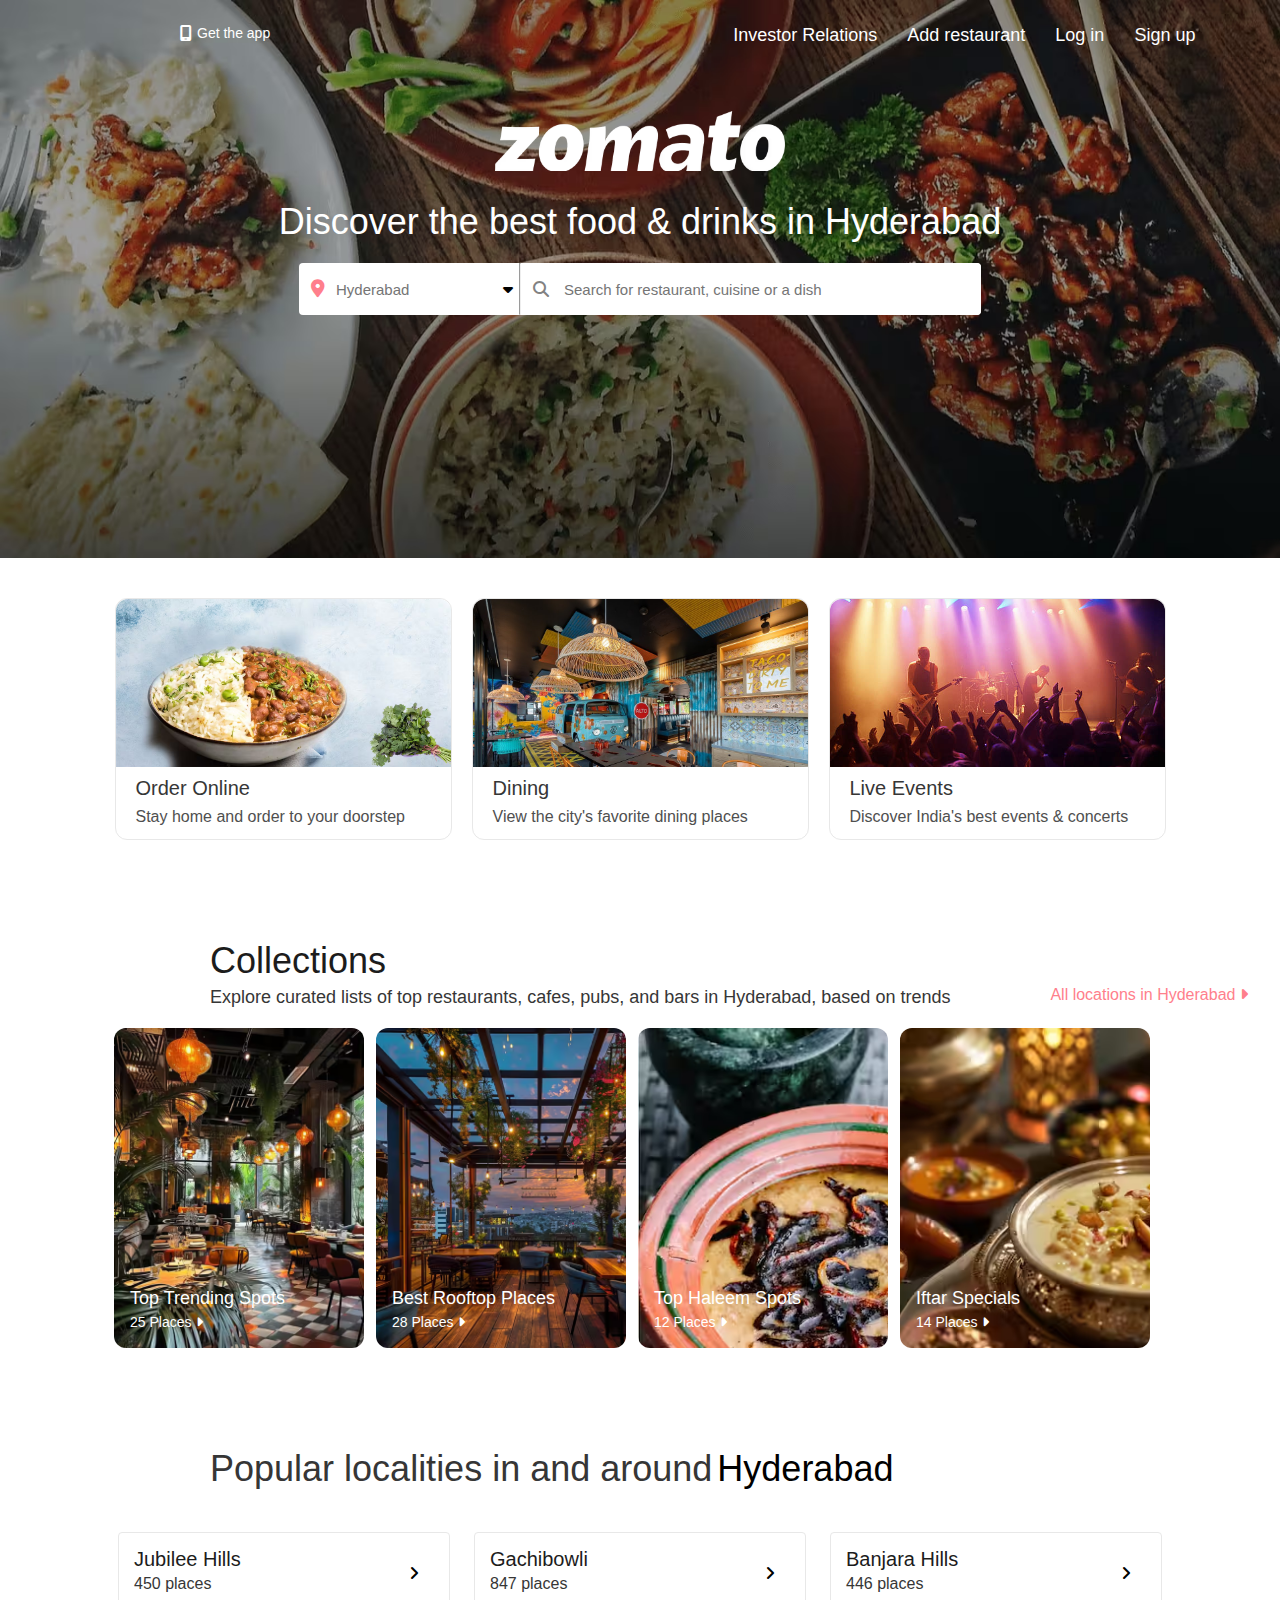
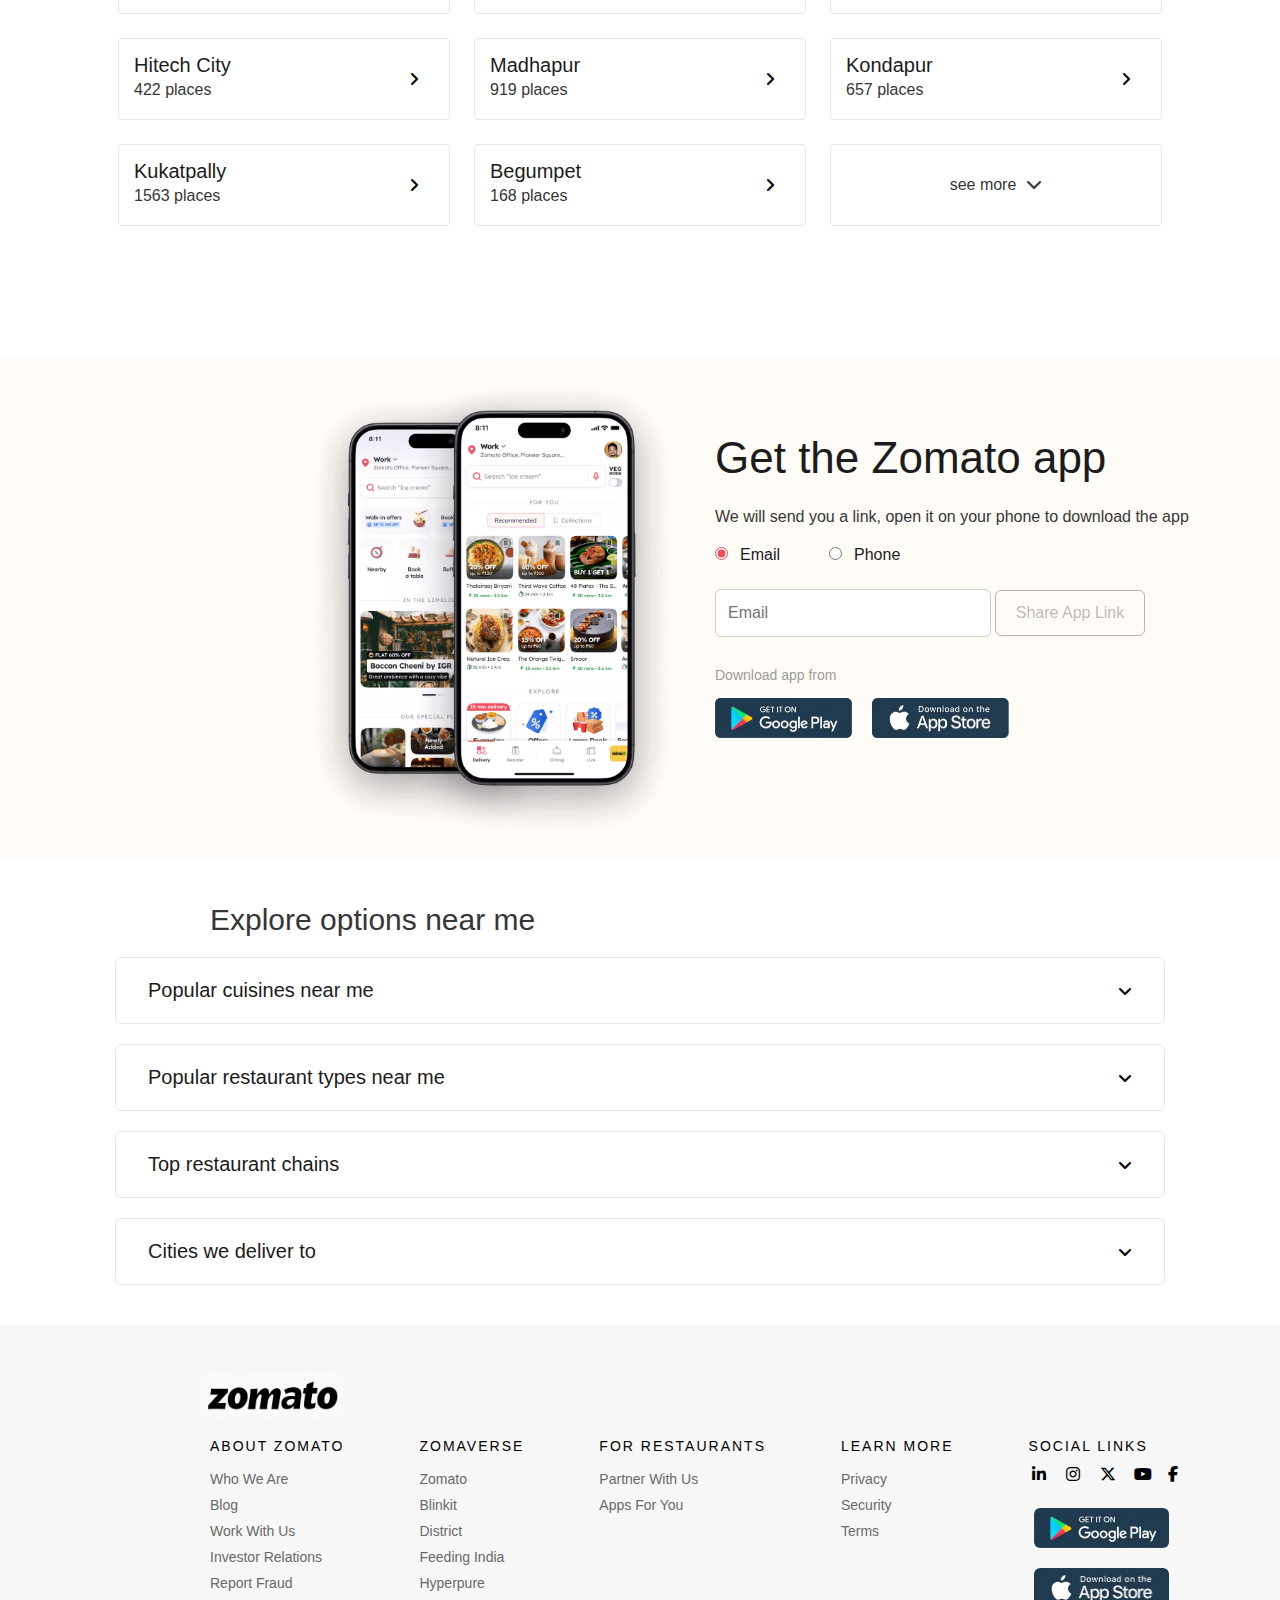
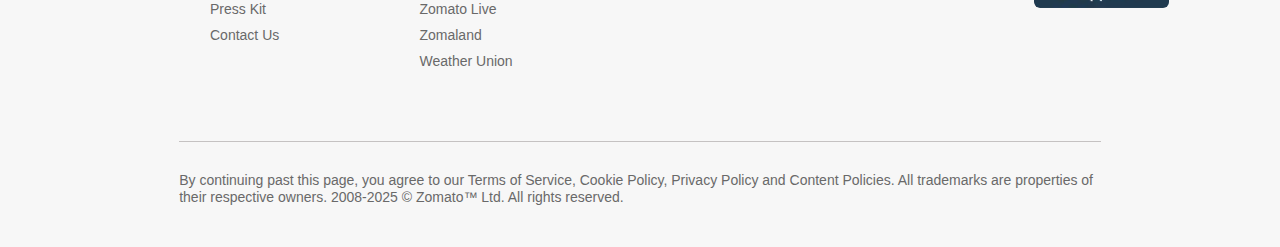
<file: index.html>
<!DOCTYPE html>
<html lang="en">
<head>
    <meta charset="UTF-8">
    <meta name="viewport" content="width=device-width, initial-scale=1.0">
    <title>Zomato</title>
    <link rel="stylesheet" href="style.css">
    <link rel="stylesheet" href="https://cdnjs.cloudflare.com/ajax/libs/font-awesome/6.7.2/css/all.min.css" integrity="sha512-Evv84Mr4kqVGRNSgIGL/F/aIDqQb7xQ2vcrdIwxfjThSH8CSR7PBEakCr51Ck+w+/U6swU2Im1vVX0SVk9ABhg==" crossorigin="anonymous" referrerpolicy="no-referrer" />
</head>
<body>
    <header>
        <div id="image-background"> 
            <div id="navbar">
                <i class="fa-solid fa-mobile-screen"></i>
                <a id="get.a" href="./get-app.html"><p id="get-the-app">Get the app</p></a>
                <p id="nav-right-1" class="navbar-right">Investor Relations</p>
                <p class="navbar-right">Add restaurant</p>
                <a href="login.html"><p class="navbar-right">Log in</p></a>
                <a href="signup.html"><p class="navbar-right">Sign up</p></a>
            </div>

            <div id="logo-main">
                <div id="logo"></div>
            </div>

            <h1 id="heading">Discover the best food & drinks in Hyderabad</h1>
            <div id="search">
                <div id="search1">
                    <i class="fa-solid fa-location-dot"></i>
                    <input id="place" type="text" placeholder="Hyderabad">
                    <i class="fa-solid fa-caret-down"></i>
                </div>

                <hr>

                <div id="search2">
                    <i class="fa-solid fa-magnifying-glass"></i>
                    <input id="input" type="text" placeholder="Search for restaurant, cuisine or a dish">
                </div>
            </div>
        </div>
    </header>
    <main>
        <div id="box">

            <div id="box1" class="boxes">
                <div class="image" id="image1"></div>
                <p id="text1-1" class="text1">Order Online</p>
                <p id="text1-2" class="text2">Stay home and order to your doorstep</p>
            </div>

            <div id="box2" class="boxes">
                <div class="image" id="image2"></div>
                <p id="text1-1" class="text1">Dining</p>
                <p id="text1-2" class="text2">View the city's favorite dining places</p>
            </div>

            <div id="box3" class="boxes">   
                <div class="image" id="image3"></div>
                <p id="text1-1" class="text1">Live Events</p>
                <p id="text1-2" class="text2">Discover India's best events & concerts</p> 
            </div>
        </div>

        <h2 id="heading2">Collections</h2>

        <div id="set">
           <h6 id="heading6">Explore curated lists of top restaurants, cafes, pubs, and bars in Hyderabad, based on trends</h6>

           <span id="location">All locations in Hyderabad<i class="fa-solid fa-caret-right"></i></span>
        </div>
    
        <div id="collections-box">
            <div class="collection-image" id="collection-image1">
                <p class="t1">Top Trending Spots</p>
                <div class="t2">25 Places<i class="fa-solid fa-caret-right"></i></div>
            </div>

            <div class="collection-image" id="collection-image2">
                <p class="t1">Best Rooftop Places</p>
                <div class="t2">28 Places<i class="fa-solid fa-caret-right"></i></div>
            </div>

            <div class="collection-image" id="collection-image3">
                <p class="t1">Top Haleem Spots</p>
                <div class="t2">12 Places<i class="fa-solid fa-caret-right"></i></div>
            </div>

            <div class="collection-image" id="collection-image4">
                <p class="t1">Iftar Specials</p>
                <div class="t2">14 Places<i class="fa-solid fa-caret-right"></i></div>
            </div>
        </div>

        <div id="locations-popular">
            <h3 id="qaz1">Popular localities in and around <h2 id="qaz2">Hyderabad</h2></h3>
        </div>

        <div id="places">
            <div id="place-row1">
                <div class="place_x">
                    <div class="top_">
                        <h5 class="place-name">Jubilee Hills</h5>
                        <p class="number">450 places</p>
                    </div>
                    <div class="bottom_">
                        <i class="fa-solid fa-angle-right"></i>
                    </div>
                </div>

                <div class="place_x">
                    <div class="top_">
                        <h5 class="place-name">Gachibowli</h5>
                        <p class="number">847 places</p>
                    </div>
                    <div class="bottom_">
                        <i class="fa-solid fa-angle-right"></i>
                    </div>
                </div>

                <div class="place_x">
                    <div class="top_">
                        <h5 class="place-name">Banjara Hills</h5>
                        <p class="number">446 places</p>
                    </div>
                    <div class="bottom_">
                        <i class="fa-solid fa-angle-right"></i>
                    </div>
                </div>
            </div>

            <div id="place-row2">
                <div class="place_x">
                    <div class="top_">
                        <h5 class="place-name">Hitech City</h5>
                        <p class="number">422 places</p>
                    </div>
                    <div class="bottom_">
                        <i class="fa-solid fa-angle-right"></i>
                    </div>
                </div>

                <div class="place_x">
                    <div class="top_">
                        <h5 class="place-name">Madhapur</h5>
                        <p class="number"> 919 places</p>
                    </div>
                    <div class="bottom_">
                        <i class="fa-solid fa-angle-right"></i>
                    </div>
                </div>

                <div class="place_x">
                    <div class="top_">
                        <h5 class="place-name">Kondapur</h5>
                        <p class="number">657 places</p>
                    </div>
                    <div class="bottom_">
                        <i class="fa-solid fa-angle-right"></i>
                    </div>
                </div>
            </div>

            <div id="place-row3">
                <div class="place_x">
                    <div class="top_">
                        <h5 class="place-name">Kukatpally</h5>
                        <p class="number">1563 places</p>
                    </div>
                    <div class="bottom_">
                        <i class="fa-solid fa-angle-right"></i>
                    </div>
                </div>

                <div class="place_x">
                    <div class="top_">
                        <h5 class="place-name">Begumpet</h5>
                        <p class="number"> 168 places</p>
                    </div>
                    <div class="bottom_">
                        <i class="fa-solid fa-angle-right"></i>
                    </div>
                </div>

                <div id="see-more" class="place_xx">
                    <p class="number">see more<i class="fa-solid fa-chevron-down"></i></p>
                </div>
            </div>
        </div>

        <div id="yellow-get-app-box">
            <div id="inner-left">
                <div id="image-app"></div>
            </div>
            
            <div id="inner-right">
                <h2 id="heading-get-app">Get the Zomato app</h2>
                <p id="wsx">We will send you a link, open it on your phone to download the app</p>
                <input checked type="radio" class="radio-button btn1" id="email-button" name="aa" value="radio1">
                <label class="button" id="button1" for="radio1">Email</label>
                <input type="radio" class="radio-button btn2" id="phone-button" name="aa" value="radio2">
                <label class="button" id="button2" for="radio2">Phone</label>
                <br>
                <input type="email" placeholder="Email" id="email-input" value="">
                <button id="share-button" disabled>Share App Link</button>
                <p id="download-app">Download app from</p>
                <div id="download-links">
                    <div class="store" id="play_store"></div>
                    <div class="store" id="app_store"></div>
                </div>
            </div>
        </div>
        <p id="edc">Explore options near me</p>
        <div class="pl">
            <div class="explore_">
                <div class="explore" id="explore1">Popular cuisines near me</div>
                <i class="fa-solid fa-angle-down"></i>
            </div>
        </div>
        <div class="pl">
            <div class="explore_">
                <div class="explore" id="explore1">Popular restaurant types near me</div>
                <i class="fa-solid fa-angle-down"></i>
            </div>
        </div>
        <div class="pl">
            <div class="explore_">
                <div class="explore" id="explore1">Top restaurant chains</div>
                <i class="fa-solid fa-angle-down"></i>
            </div>
        </div>
        <div class="pl">
            <div class="explore_">
                <div class="explore" id="explore1">Cities we deliver to</div>
                <i class="fa-solid fa-angle-down"></i>
            </div>
        </div>
    </main>

    <footer>
        <div id="footer-top">
            <div id="zomato-logo"></div>
            <div id="tgb">
                <div id="c1" class="c1">
                    <h6 id="top1">About Zomato</h6>
                    <ul id="list1">
                        <ul class="l1">Who We Are</ul>
                        <ul class="l1">Blog</ul>
                        <ul class="l1">Work With Us</ul>
                        <ul class="l1">Investor Relations</ul>
                        <ul class="l1">Report Fraud</ul>
                        <ul class="l1">Press Kit</ul>
                        <ul class="l1">Contact Us</ul>
                    </ul>
                </div>

                <div class="c1">
                    <h6 id="top1">Zomaverse</h6>
                    <ul id="list1">
                        <ul class="l1">Zomato</ul>
                        <ul class="l1">Blinkit</ul>
                        <ul class="l1">District</ul>
                        <ul class="l1">Feeding India</ul>
                        <ul class="l1">Hyperpure</ul>
                        <ul class="l1">Zomato Live</ul>
                        <ul class="l1">Zomaland</ul>
                        <ul class="l1">Weather Union</ul>
                    </ul>
                </div>

                <div class="c1">
                    <h6 id="top1">For Restaurants</h6>
                    <ul id="list1">
                        <ul class="l1">Partner With Us</ul>
                        <ul class="l1">Apps For You</ul>
                    </ul>
                </div>

                <div class="c1">
                    <h6 id="top1">Learn More</h6>
                    <ul id="list1">
                        <ul class="l1">Privacy</ul>
                        <ul class="l1">Security</ul>
                        <ul class="l1">Terms</ul>
                    </ul>
                </div>

                <div class="c1">
                    <h6 id="top1">Social Links</h6>
                    <div id="social_media">
                        <i class="fa-brands fa-linkedin-in"></i>                       
                        <i class="fa-brands fa-instagram"></i>                        
                        <i class="fa-brands fa-x-twitter"></i>                        
                        <i class="fa-brands fa-youtube"></i>                
                        <i class="fa-brands fa-facebook-f"></i>                                       
                    </div>

                    <div class="store_footer" id="play_store_footer"></div>
                    <div class="store_footer" id="app_store_footer"></div>
                </div>

            </div>
        </div>

        <p id="footer_bottom">By continuing past this page, you agree to our Terms of Service, Cookie Policy, Privacy Policy and Content Policies. All trademarks are properties of their respective owners. 2008-2025 © Zomato™ Ltd. All rights reserved.</p>
    </footer>

    <script src="script.js"></script>
</body>
</html>
</file>
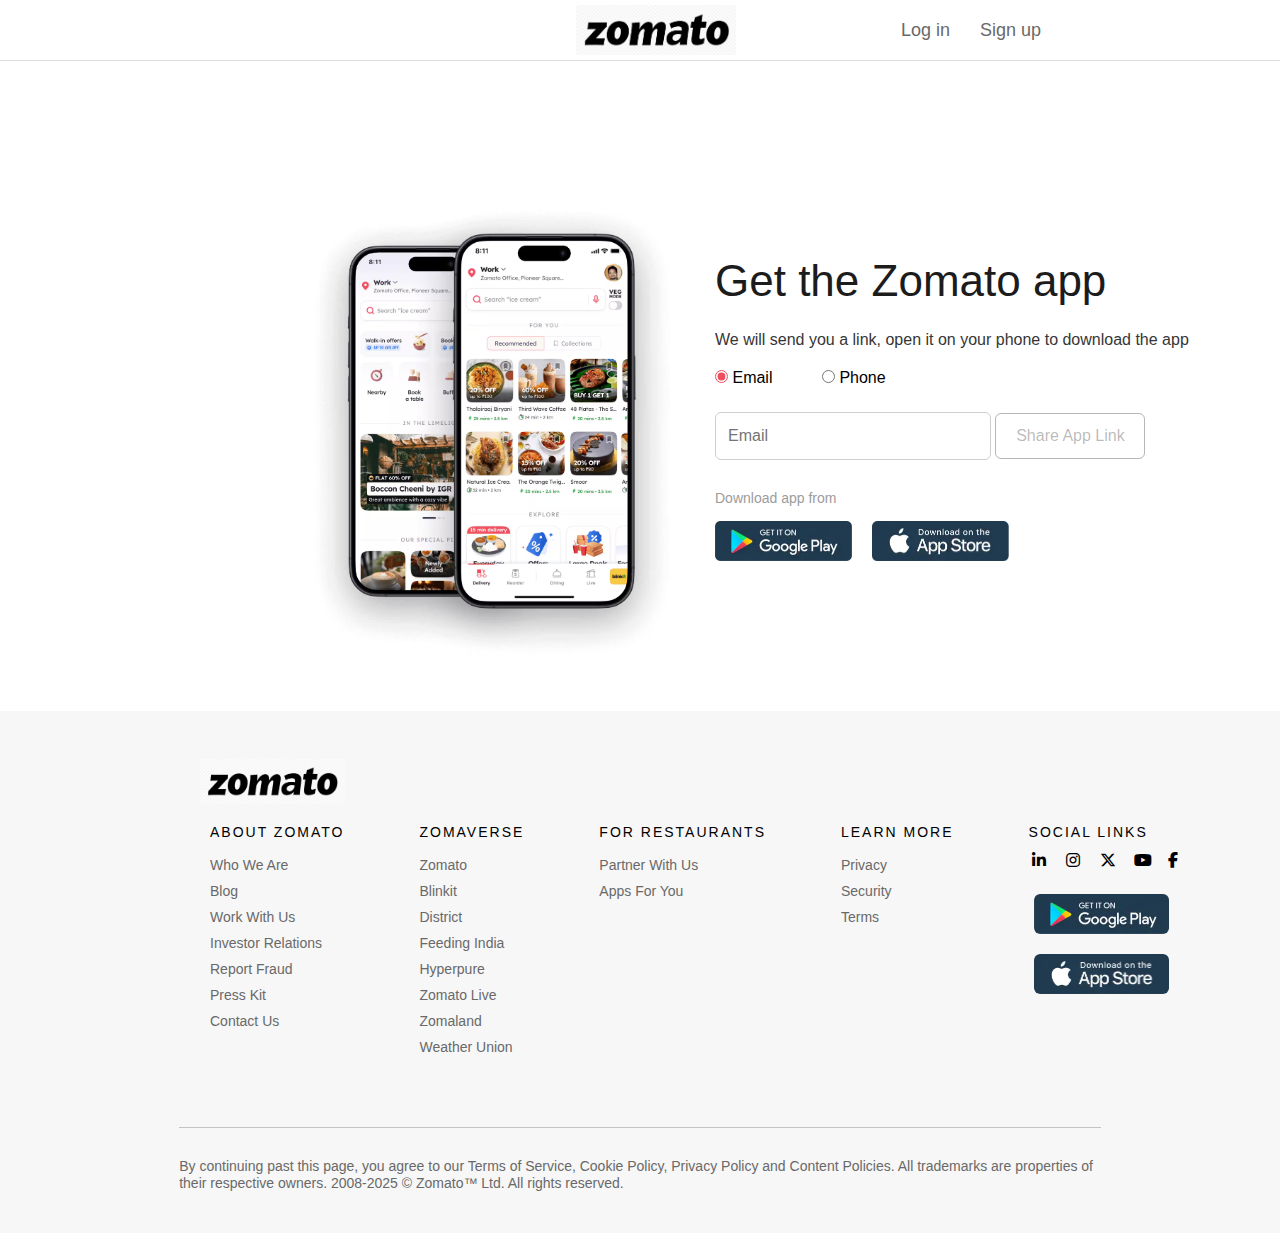
<file: get-app.html>
<!DOCTYPE html>
<html lang="en">
<head>
    <meta charset="UTF-8">
    <meta name="viewport" content="width=device-width, initial-scale=1.0">
    <title>Download the app</title>
    <link rel="stylesheet" href="get-app.css">
    <link rel="stylesheet" href="https://cdnjs.cloudflare.com/ajax/libs/font-awesome/6.7.2/css/all.min.css" integrity="sha512-Evv84Mr4kqVGRNSgIGL/F/aIDqQb7xQ2vcrdIwxfjThSH8CSR7PBEakCr51Ck+w+/U6swU2Im1vVX0SVk9ABhg==" crossorigin="anonymous" referrerpolicy="no-referrer" />
</head>
<body>
    <header>
        <a href="./index.html"><div id="logo_"></div></a>
        <a href="./login.html" class="header_" id="log_in">Log in</a>
        <a href="./signup.html" class="header_" id="sign_up">Sign up</a>
    </header>
    
    <main>
        <div id="yellow-get-app-box_">
            <div id="inner-left_">
                <div id="image-app_"></div>
            </div>
            
            <div id="inner-right_">
                <h2 id="heading-get-app_">Get the Zomato app</h2>
                <p id="wsx_">We will send you a link, open it on your phone to download the app</p>
                <input checked type="radio" class="radio-button_ btn1_" id="email-button_" name="aa" value="radio1">
                <label class="button" id="button1" for="radio1">Email</label>
                <input type="radio" class="radio-button_ btn2_" id="phone-button_" name="aa" value="radio2">
                <label class="button" id="button2" for="radio2">Phone</label>
                <br>
                <input type="email" placeholder="Email" id="email-input_" value="">
                <button id="share-button_" disabled>Share App Link</button>
                <p id="download-app_">Download app from</p>
                <div id="download-links_">
                    <div class="store_" id="play_store_"></div>
                    <div class="store_" id="app_store_"></div>
                </div>
            </div>
        </div>
    </main>

    <footer>
        <div id="footer-top">
            <div id="zomato-logo"></div>
            <div id="tgb">
                <div id="c1" class="c1">
                    <h6 id="top1">About Zomato</h6>
                    <ul id="list1">
                        <ul class="l1">Who We Are</ul>
                        <ul class="l1">Blog</ul>
                        <ul class="l1">Work With Us</ul>
                        <ul class="l1">Investor Relations</ul>
                        <ul class="l1">Report Fraud</ul>
                        <ul class="l1">Press Kit</ul>
                        <ul class="l1">Contact Us</ul>
                    </ul>
                </div>

                <div class="c1">
                    <h6 id="top1">Zomaverse</h6>
                    <ul id="list1">
                        <ul class="l1">Zomato</ul>
                        <ul class="l1">Blinkit</ul>
                        <ul class="l1">District</ul>
                        <ul class="l1">Feeding India</ul>
                        <ul class="l1">Hyperpure</ul>
                        <ul class="l1">Zomato Live</ul>
                        <ul class="l1">Zomaland</ul>
                        <ul class="l1">Weather Union</ul>
                    </ul>
                </div>

                <div class="c1">
                    <h6 id="top1">For Restaurants</h6>
                    <ul id="list1">
                        <ul class="l1">Partner With Us</ul>
                        <ul class="l1">Apps For You</ul>
                    </ul>
                </div>

                <div class="c1">
                    <h6 id="top1">Learn More</h6>
                    <ul id="list1">
                        <ul class="l1">Privacy</ul>
                        <ul class="l1">Security</ul>
                        <ul class="l1">Terms</ul>
                    </ul>
                </div>

                <div class="c1">
                    <h6 id="top1">Social Links</h6>
                    <div id="social_media">
                        <i class="fa-brands fa-linkedin-in"></i>                       
                        <i class="fa-brands fa-instagram"></i>                        
                        <i class="fa-brands fa-x-twitter"></i>                        
                        <i class="fa-brands fa-youtube"></i>                
                        <i class="fa-brands fa-facebook-f"></i>                                       
                    </div>

                    <div class="store_footer" id="play_store_footer"></div>
                    <div class="store_footer" id="app_store_footer"></div>
                </div>

            </div>
        </div>

        <p id="footer_bottom">By continuing past this page, you agree to our Terms of Service, Cookie Policy, Privacy Policy and Content Policies. All trademarks are properties of their respective owners. 2008-2025 © Zomato™ Ltd. All rights reserved.</p>
    </footer>

    <script src="get-app.js"></script>
</body>
</html>
</file>
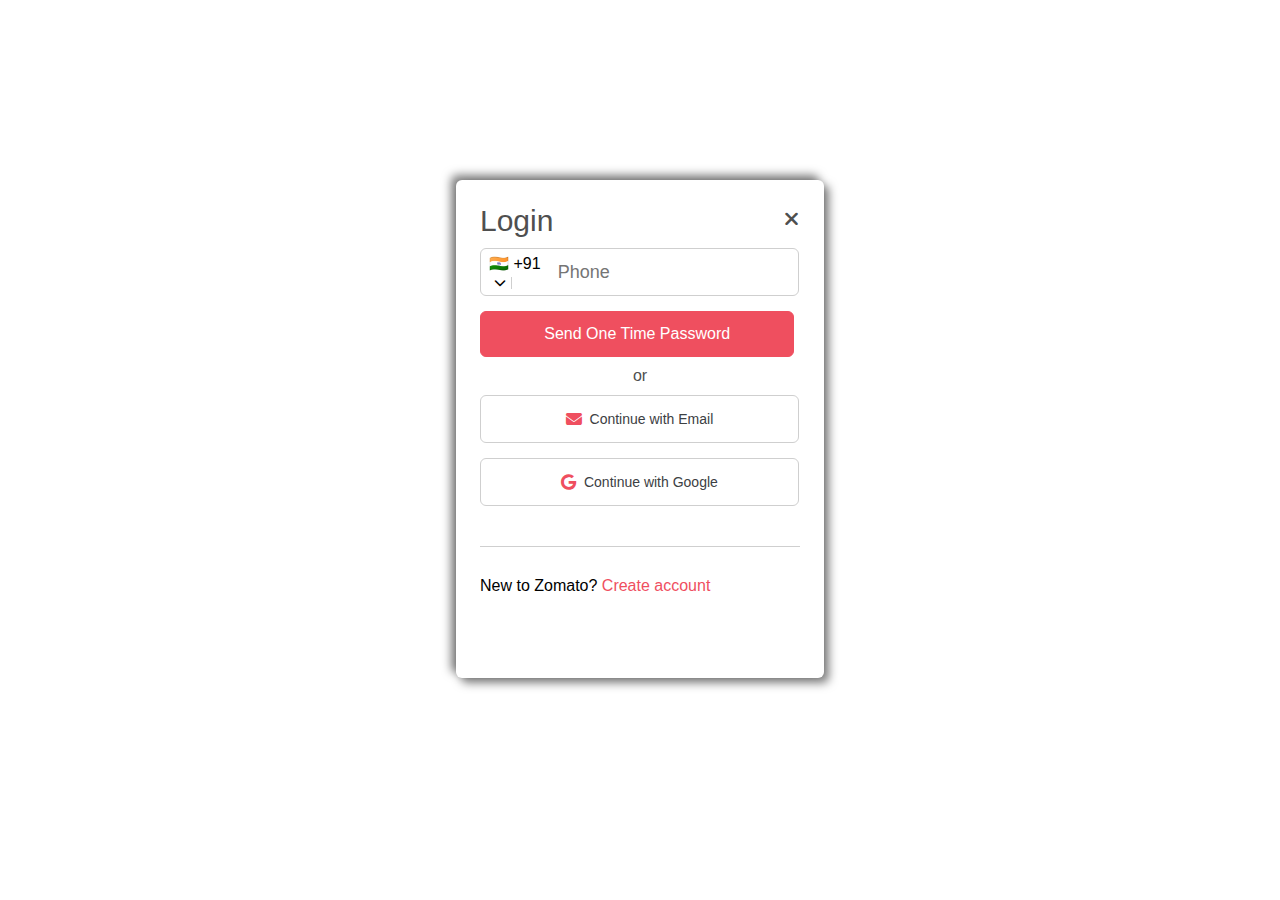
<file: login.html>
<!DOCTYPE html>
<html lang="en">
<head>
    <meta charset="UTF-8">
    <meta name="viewport" content="width=device-width, initial-scale=1.0">
    <title>Login</title>
    <link rel="stylesheet" href="login.css">
    <link rel="stylesheet" href="https://cdnjs.cloudflare.com/ajax/libs/font-awesome/6.7.2/css/all.min.css" integrity="sha512-Evv84Mr4kqVGRNSgIGL/F/aIDqQb7xQ2vcrdIwxfjThSH8CSR7PBEakCr51Ck+w+/U6swU2Im1vVX0SVk9ABhg==" crossorigin="anonymous" referrerpolicy="no-referrer" />
</head>
<body>
    <div id="main">
        <div id="main_top">
            <h2 id="login_main">Login</h2>
            <a href="index.html"><i class="fa-solid fa-xmark"></i></a>
        </div>
        <div id="line2">
            <div id="code">🇮🇳  +91 <i class="fa-solid fa-chevron-down"></i></div>
            <br>
            <input id="enter_number" type="text" placeholder="Phone">
        </div>
        <button id="button">Send One Time Password</button>
        <p id="or">or</p>
        <div id="email_login"><i class="fa-solid fa-envelope"></i> Continue with Email</div>
        <div id="google_login"><i class="fa-brands fa-google"></i> Continue with Google</div>
        <div id="main_bottom">New to Zomato?<a id="create_account" href="signup.html">  Create account</a></div>
    </div>
</body>
</html>
</file>
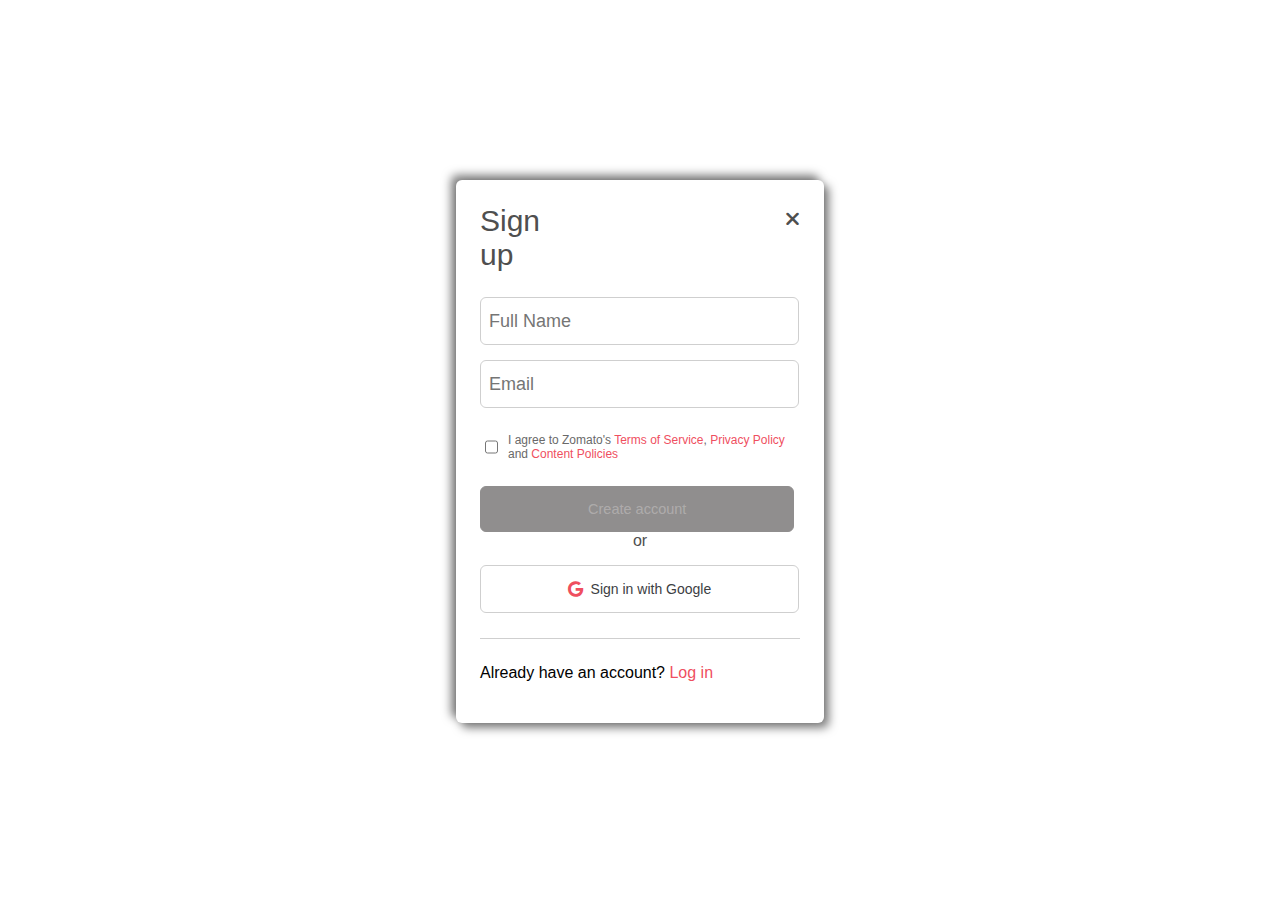
<file: signup.html>
<!DOCTYPE html>
<html lang="en">
<head>
    <meta charset="UTF-8">
    <meta name="viewport" content="width=device-width, initial-scale=1.0">
    <title>Signup</title>
    <link rel="stylesheet" href="signup.css">
    <link rel="stylesheet" href="https://cdnjs.cloudflare.com/ajax/libs/font-awesome/6.7.2/css/all.min.css" integrity="sha512-Evv84Mr4kqVGRNSgIGL/F/aIDqQb7xQ2vcrdIwxfjThSH8CSR7PBEakCr51Ck+w+/U6swU2Im1vVX0SVk9ABhg==" crossorigin="anonymous" referrerpolicy="no-referrer" />
</head>
<body>
    <div id="main_">
        <div id="main_top_">
            <h2 id="signup_main">Sign up</h2>
            <a href="index.html"><i class="fa-solid fa-xmark"></i></a>
        </div>
        <input class="input-box" id="fullname" placeholder="Full Name" type="text">
        <input class="input-box" id="email" placeholder="Email" type="email">
        <div id="checkbox_condition">
            <input type="checkbox" id="checkbox">
            <p id="condition">I agree to Zomato's <a href="#" class="in-pink">Terms of Service</a>, <a href="#" class="in-pink">Privacy Policy</a> and <a href="#" class="in-pink">Content Policies</a></p>
        </div>
        <button disabled id="create">Create account</button>
        <p id="or_">or</p>
        <div id="google_signin"><i class="fa-brands fa-google"></i> Sign in with Google</div>
        <div id="main_bottom">Already have an account?<a id="login-" href="login.html">  Log in</a></div>
    </div>
</body>
</html>
</file>
<file: style.css>
* {
    margin: 0;
    padding: 0;
}
#image-background {
    background-image: url(./images/main-page.webp);
    background-repeat: no-repeat;
    background-size: cover;
    width: 100vw;
    height: 62vh;
}
#navbar {
    display: flex;
    flex-direction: row;
    margin-left: 180px;
    position: relative;
    top: 10px;
}
.fa-mobile-screen {
    color: white;
    padding-right: 5px;
    padding-top: 15px;
    padding-bottom: 15px;
    cursor: pointer;
}
#get-the-app {
    color: white;
    font-family: Arial, Helvetica, sans-serif;
    font-size: 14px;
    font-weight: 500;
    padding-top: 15px;
    padding-bottom: 15px;
    cursor: pointer;
}
a {
    text-decoration: none;
}
.navbar-right {
    color: white;
    font-size: 18px;
    font-family: Arial, Helvetica, sans-serif;
    padding: 15px;
    cursor: pointer;
}
#nav-right-1 {
    margin-left: 35vw;
}
#logo-main {
    display: flex;
    justify-content: center;
}
#logo {
    background-image: url(./images/logo.avif);
    background-size: cover;
    background-repeat: no-repeat;
    height: 60px;
    width: 290px;
    margin-top: 60px;
}
#heading {
    color: white;
    font-family: Arial, Helvetica, sans-serif;
    font-weight: 400;
    font-size: 36px;
    text-align: center;
    margin-top: 30px;
}
#search {
    display: flex;
    justify-content: center;
    margin-top: 20px;
}
#search1 {
    display: flex;
    align-items: center;
    background-color: white;
    height: 52px;
    width: 220px;
    border-top-left-radius: 4px;
    border-bottom-left-radius: 4px;
}
.fa-location-dot {
    padding: 0 8px 0 12px;
    color: #ff7f8c;
    font-size: 18px;
}
#place {
    width: 160px;
    padding: 0 2px 0 2px;
    color: rgb(130, 130, 130);
    height: 48px;
    outline: none;
    border: white solid 1px;
    font-size: 15px;
}
.fa-caret-down {
    padding: 0 4px;
}
#search2 {
    height: 52px;
    width: 460px;
    display: flex;
    align-items: center;
    background-color: white;
    border-top-right-radius: 4px;
    border-bottom-right-radius: 4px;
}
.fa-magnifying-glass {
    padding: 0 12px 0 12px;
    color: rgb(130, 130, 130);
}
#input {
    width: 480px;
    height: 48px;
    padding: 1px 2px 1px 2px;
    border: white solid 1px;
    border-top-right-radius: 4px;
    border-bottom-right-radius: 4px;
    outline: none;
    font-size: 15px;
}
#box {
    display: flex;
    justify-content: center;
    margin-top: 40px;
}
.boxes {
    height: 240px;
    width: 335px;
    border: 1px solid rgb(232, 232, 232);
    border-radius: 12px;
    margin: 0 10px 0 10px;
    cursor: pointer;
}
.image {
    width: 100%;
    height: 70%;
    background-repeat: no-repeat;
    background-size: cover;
    border-top-left-radius: 12px;
    border-top-right-radius: 12px;
}
#image1 {
    background-image: url(./images/picture1.avif);
}
#image2 {
    background-image: url(./images/picture2.jpg);
}
#image3 {
    background-image: url(./images/picture3.jpg);
}
.text1 {
    color: rgb(54, 54, 54);
    font-size: 20px;
    font-family: Arial, Helvetica, sans-serif;
    font-weight: 500;
    padding: 10px 20px 4px 20px;
}
.text2 {
    color: rgb(79, 79, 79);
    font-size: 16px;
    font-family: Arial, Helvetica, sans-serif;
    font-weight: 400;
    padding: 4px 20px 10px 20px;
}
#heading2 {
    color: rgb(28, 28, 28);
    font-size: 36px;
    font-weight: 520;
    font-family: Arial, Helvetica, sans-serif;
    margin-left: 210px;
    margin-top: 100px;
}
#set {
    display: flex;
}
#heading6 {
    font-size: 18px;
    font-weight: 300;
    font-family: Arial, Helvetica, sans-serif;
    margin-left: 210px;
    color: rgb(54, 54, 54);
    margin-top: 5px;
}
#location {
    font-size: 16px;
    font-weight: 300;
    font-family: Arial, Helvetica, sans-serif;
    color: #ff7f8c;
    cursor: pointer;
    margin-left: 100px;
    position: relative;
    top: 4px;
}
#location:hover {
    color: #f95b6b;
}
.fa-caret-right {
    padding-left: 5px;
}
#collections-box {
    display: flex;
    justify-content: center;
    gap: 12px;
    position: relative;
    right: 8px;
    margin-top: 1.25rem;
    margin-bottom: 1rem;
}
.collection-image {
    background-repeat: no-repeat;
    background-size: cover;
    height: 320px;
    width: 250px;
    border-radius: 12px;
    cursor: pointer;
}
#collection-image1 {
    background-image: url(./images/image1.avif);
}
#collection-image2 {
    background-image: url(./images/image2.avif);
}
#collection-image3 {
    background-image: url(./images/image3.avif);
}
#collection-image4 {
    background-image: url(./images/image4.avif);
}
.t1 {
    color: white;
    font-size: 18px;
    font-family: Arial, Helvetica, sans-serif;
    padding-left: 16px;
    margin-bottom: 5px;
    margin-top: 260px;
    cursor: pointer;
}
.t2 {
    color: white;
    font-size: 14px;
    font-family: Arial, Helvetica, sans-serif;
    padding-left: 16px;
    cursor: pointer;
}
#locations-popular {
    display: flex;
    margin-left: 210px;
    margin-top: 100px;
}
#qaz1 {
    color: rgb(54, 54, 54);
    font-family: Arial, Helvetica, sans-serif;
    font-size: 36px;
    font-weight: 400;
}
#qaz2 {
    font-family: Arial, Helvetica, sans-serif;
    padding-left: 5px;
    font-size: 36px;
    font-weight: 500;
}
.place_x {
    display: flex;
    padding: 15px;
    border: solid 1px rgb(232, 232, 232);
    height: 50px;
    width: 300px;
    border-radius: 4px;
    margin: 12px;
    cursor: pointer;
}
.place_x:hover {
    box-shadow: 2.5px 2.5px 10px 0px rgba(54,54,54,0.37);
}
.place_xx {
    display: flex;
    padding: 15px;
    border: solid 1px rgb(232, 232, 232);
    height: 50px;
    width: 300px;
    border-radius: 4px;
    margin: 12px;
    cursor: pointer;
}
.place-name {
    font-size: 20px;
    font-family: Arial, Helvetica, sans-serif;
    font-weight: 400;
    color: rgb(28, 28, 28);
    margin-bottom: 4px;
}
.number {
    font-size: 16px;
    font-family: Arial, Helvetica, sans-serif;
    font-weight: 300;
    color: rgb(54, 54, 54);
}
.top_ {
    width: 275px;
    color: rgb(54, 54, 54);
}
.bottom_ {
    display: flex;
    justify-content: center;
    align-items: center;
}
#place-row1 {
    display: flex;
    justify-content: center;
    margin-top: 30px;
}
#place-row2 {
    display: flex;
    justify-content: center;
}
#place-row3 {
    display: flex;
    justify-content: center;
}
#see-more {
    display: flex;
    justify-content: center;
    align-items: center;
}
.fa-chevron-down {
    margin-left: 10px;
}
#yellow-get-app-box {
    height: 500px;
    width: 100vw;
    background-color: #fffbf7;
    margin-top: 120px;
    display: flex;
}
#inner-left {
    display: flex;
    align-items: center;
}
#image-app {
    background-image: url(./images/get-app\ images.avif);
    background-size: cover;
    background-repeat: no-repeat;
    height: 450px;
    width: 390px;
    margin-left: 280px;
}
#heading-get-app {
    color: rgb(28, 28, 28);
    font-family: Arial, Helvetica, sans-serif;
    font-size: 44px;
    font-weight: 500;
    margin: 75px 0 25px 45px;
}
#wsx {
    font-family: Arial, Helvetica, sans-serif;
    font-size: 16px;
    font-weight: 300px;
    color: rgb(54, 54, 54);
    margin-left: 45px;
    margin-bottom: 20px;
}
.button {
    color: #1c1c1c;
    font-size: 16px;
    font-family: Arial, Helvetica, sans-serif;
    padding-left: 8px;
    cursor: pointer;
}
#email-button {
    margin-left: 45px;
    cursor: pointer;
}
#phone-button {
    margin-left: 45px;
    cursor: pointer;
}
.radio-button {
    accent-color: #ee4e5e;
}
#email-input {
    height: 20px;
    width: 250px;
    padding: 13px 12px 13px 12px;
    border: 1px solid rgb(207, 207, 207);
    color: rgb(28, 28, 28);
    border-radius: 6px;
    font-size: 16px;
    outline-color: rgb(63, 152, 159);
    outline-width: 0.5px;
    margin-left: 45px;
    margin-top: 25px;
}
#share-button {
    height: 46px;
    width: 150px;
    padding: 13px 12px 13px 12px;
    border-radius: 6px;
    font-size: 16px;
    border: 1px solid rgba(16, 16, 16, 0.3);
    background-color: rgba(0, 0, 0, 0);
    color: rgba(16, 16, 16, 0.3);
    cursor: pointer;
}
#download-app {
    color: #9c9c9c;
    font-size: 14px;
    font-family: Arial, Helvetica, sans-serif;
    font-weight: 300;
    margin-left: 45px;
    margin-top: 30px;
}
#download-links {
    display: flex;
}
.store {
    width: 137px;
    height: 40px;
    color: rgb(0, 0, 238);
    cursor: pointer;
    font-size: 16px;
    background-repeat: no-repeat;
    background-size: cover;
    margin-top: 15px;
}
#play_store {
    background-image: url(./images/playstore-get.webp);
    margin-left: 45px;
}
#app_store {
    background-image: url(./images/appstore-get.webp);
    margin-left: 20px;
}
#edc {
    color: rgb(54, 54, 54);
    font-size: 30px;
    font-weight: 500;
    font-family: Arial, Helvetica, sans-serif;
    margin-left: 210px;
    margin-top: 45px;
    margin-bottom: 10px;
}
.pl {
    display: flex;
    justify-content: center;
    cursor: pointer;
}
.explore_ {
    display: flex;
    justify-content: center;
    align-items: center;
    height: 25px;
    width: 1000px;
    border: solid 1px rgb(232, 232, 232);
    padding: 20px 24px 20px 24px;
    font-family: Arial, Helvetica, sans-serif;
    border-radius: 6px;
    margin-top: 10px;
    margin-bottom: 10px;
}
.explore {
    display: flex;
    align-items: center;
    justify-content: left;
    color: rgb(28, 28, 28);
    font-size: 20px;
    font-weight: 300;
    width: 970px;
    height: 25px;
}
footer {
    height: 450px;
    width: 100%;
    padding: 48px 0 24px;
    font-family: Arial, Helvetica, sans-serif;
    background-color: #f7f7f7;
    margin-top: 30px;
}
#zomato-logo {
    background-image: url(./images/logo-footer.jpg);
    background-size: cover;
    background-repeat: no-repeat;
    height: 45px;
    width: 145px;
    margin-left: 200px;
    background-color: #f7f7f7;
}
#tgb {
    display: flex;
}
#c1 {
    margin-left: 210px;
}
.c1 {
    margin-top: 20px;
    margin-bottom: 12px;
    margin-left: 75px;
}
#top1 {
    font-size: 14px;
    font-weight: 500;
    text-transform: uppercase;
    margin-bottom: 12px;
    letter-spacing: 2px;
}
.l1 {
    padding: 5px 0 5px 0;
    font-size: 14px;
    font-weight: 300;
    color: rgb(105, 105, 105);
    cursor: pointer;
}
#social_media {
    display: flex;
    gap: 12px;
    position: relative;
    left: 3px;
}
.socials {
    display: flex;
    justify-content: center;
    align-items: center;
}
.fa-brands {
    height: 22px;
    width: 22px;
    border-radius: 50%;
    color: black;
    font-size: 16px;
    cursor: pointer;
}
.store_footer {
    height: 40px;
    width: 135px;
    background-size: cover;
    background-repeat: no-repeat;
    margin: 20px 0 20px 5px;
    border-radius: 6px;
}
#play_store_footer {
    background-image: url(./images/playstore-get.webp);
}
#app_store_footer {
    background-image: url(./images/appstore-get.webp);
}
#footer_bottom {
    color: rgb(105, 105, 105);
    font-size: 14px;
    font-weight: 300;
    line-height: 17px;
    margin-left: 14%;
    margin-right: 14%;
    margin-top: 55px;
    margin-bottom: 20px;
    padding-top: 30px;
    border-top: 1px solid rgb(197, 194, 194);
}
</file>
<file: get-app.css>
* {
    margin: 0;
    padding: 0;
    font-family: Arial, Helvetica, sans-serif;
}
header {
    height: 60px;
    width: 100%;
    border-bottom: 1px solid rgb(222, 220, 220);
    display: flex;
    align-items: center;
}
#logo_ {
    background-image: url(./images/logo-footer.jpg);
    background-size: cover;
    background-repeat: no-repeat;
    height: 50px;
    width: 160px;
    background-color: white;
    cursor: pointer;
    margin-left: 45vw;
}
.header_ {
    color: #696969;
    font-size: 18px;
    font-family: Arial, Helvetica, sans-serif;
    font-weight: 300;
    line-height: 27px;
    padding: 0 15px 0 15px;
    cursor: pointer;
    text-decoration: none;
}
.header_:hover {
    color: #302f2f;
}
#log_in {
    margin-left: 150px;
}
#yellow-get-app-box_ {
    height: 500px;
    width: 100vw;
    background-color: white;
    margin-top: 120px;
    display: flex;
}
#inner-left_ {
    display: flex;
    align-items: center;
}
#image-app_ {
    background-image: url(./images/get-app\ images.avif);
    background-size: cover;
    background-repeat: no-repeat;
    height: 450px;
    width: 390px;
    margin-left: 280px;
}
#heading-get-app_ {
    color: rgb(28, 28, 28);
    font-family: Arial, Helvetica, sans-serif;
    font-size: 44px;
    font-weight: 500;
    margin: 75px 0 25px 45px;
}
#wsx_ {
    font-family: Arial, Helvetica, sans-serif;
    font-size: 16px;
    font-weight: 300px;
    color: rgb(54, 54, 54);
    margin-left: 45px;
    margin-bottom: 20px;
}
.button_ {
    color: #1c1c1c;
    font-size: 16px;
    font-family: Arial, Helvetica, sans-serif;
    padding-left: 8px;
    cursor: pointer;
}
#email-button_ {
    margin-left: 45px;
    cursor: pointer;
}
#phone-button_ {
    margin-left: 45px;
    cursor: pointer;
}
.radio-button_ {
    accent-color: #ee4e5e;
}
#email-input_ {
    height: 20px;
    width: 250px;
    padding: 13px 12px 13px 12px;
    border: 1px solid rgb(207, 207, 207);
    color: rgb(28, 28, 28);
    border-radius: 6px;
    font-size: 16px;
    outline-color: rgb(63, 152, 159);
    outline-width: 0.5px;
    margin-left: 45px;
    margin-top: 25px;
}
#share-button_ {
    height: 46px;
    width: 150px;
    padding: 13px 12px 13px 12px;
    border-radius: 6px;
    font-size: 16px;
    border: 1px solid rgba(16, 16, 16, 0.3);
    background-color: rgba(0, 0, 0, 0);
    color: rgba(16, 16, 16, 0.3);
    cursor: pointer;
}
#download-app_ {
    color: #9c9c9c;
    font-size: 14px;
    font-family: Arial, Helvetica, sans-serif;
    font-weight: 300;
    margin-left: 45px;
    margin-top: 30px;
}
#download-links_ {
    display: flex;
}
.store_ {
    width: 137px;
    height: 40px;
    color: rgb(0, 0, 238);
    cursor: pointer;
    font-size: 16px;
    background-repeat: no-repeat;
    background-size: cover;
    margin-top: 15px;
}
#play_store_ {
    background-image: url(./images/playstore-get.webp);
    margin-left: 45px;
}
#app_store_ {
    background-image: url(./images/appstore-get.webp);
    margin-left: 20px;
}
footer {
    height: 450px;
    width: 100%;
    padding: 48px 0 24px;
    font-family: Arial, Helvetica, sans-serif;
    background-color: #f7f7f7;
    margin-top: 30px;
}
#zomato-logo {
    background-image: url(./images/logo-footer.jpg);
    background-size: cover;
    background-repeat: no-repeat;
    height: 45px;
    width: 145px;
    margin-left: 200px;
    background-color: #f7f7f7;
}
#tgb {
    display: flex;
}
#c1 {
    margin-left: 210px;
}
.c1 {
    margin-top: 20px;
    margin-bottom: 12px;
    margin-left: 75px;
}
#top1 {
    font-size: 14px;
    font-weight: 500;
    text-transform: uppercase;
    margin-bottom: 12px;
    letter-spacing: 2px;
}
.l1 {
    padding: 5px 0 5px 0;
    font-size: 14px;
    font-weight: 300;
    color: rgb(105, 105, 105);
    cursor: pointer;
}
#social_media {
    display: flex;
    gap: 12px;
    position: relative;
    left: 3px;
}
.socials {
    display: flex;
    justify-content: center;
    align-items: center;
}
.fa-brands {
    height: 22px;
    width: 22px;
    border-radius: 50%;
    color: black;
    font-size: 16px;
    cursor: pointer;
}
.store_footer {
    height: 40px;
    width: 135px;
    background-size: cover;
    background-repeat: no-repeat;
    margin: 20px 0 20px 5px;
    border-radius: 6px;
}
#play_store_footer {
    background-image: url(./images/playstore-get.webp);
}
#app_store_footer {
    background-image: url(./images/appstore-get.webp);
}
#footer_bottom {
    color: rgb(105, 105, 105);
    font-size: 14px;
    font-weight: 300;
    line-height: 17px;
    margin-left: 14%;
    margin-right: 14%;
    margin-top: 55px;
    margin-bottom: 20px;
    padding-top: 30px;
    border-top: 1px solid rgb(197, 194, 194);
}
</file>
<file: login.css>
* {
    padding: 0;
    margin: 0;
    font-family: Arial, Helvetica, sans-serif;
}
body {
    background-color: white;
    display: flex;
    justify-content: center;
    align-items: center;
}
#main {
    height: 50vh;
    width: 25vw;
    background-color: white;
    padding: 24px;
    border-radius: 6px;
    box-shadow: 5px 5px 10px 0px rgba(0, 0, 0, 0.5),
              -5px -5px 10px 0px rgba(0,0,0,0.5);
    margin-top: 20vh;
}
#main_top {
    display: flex;
}
#login_main {
    color: rgb(79, 79, 79);
    font-size: 30px;
    font-weight: 500;
    margin-right: 72%;
    margin-bottom: 10px;
}
.fa-xmark {
    font-size: 20px;
    margin-top: 5px;
    cursor: pointer;
    color: rgb(79, 79, 79);
}
#line2 {
    display: flex;
    align-items: center;
    height: 30px;
    width: 94%;
    border: 1px solid rgb(207, 207, 207);
    padding: 8px;
    border-radius: 6px;
    margin-bottom: 15px;
}
#code {
    cursor: pointer;
}
.fa-chevron-down {
    padding-left: 5px;
    padding-right: 5px;
    border-right: 1px solid rgb(207, 207, 207);
    font-size: 12px;
    cursor: pointer;
}
#enter_number {
    height: 30px;
    outline: none;
    border: white;
    padding-left: 8px;
    font-size: 18px;
}
#button {
    display: flex;
    justify-content: center;
    align-items: center;
    width: 98.25%;
    height: 46px;
    background-color: #ef4f5f;
    color: white;
    border: 1px solid #ef4f5f;
    border-radius: 6px;
    margin-top: 15px;
    margin-bottom: 10px;
    font-size: 16px;
    font-weight: 300;
    cursor: pointer;
}
#button:hover {
    background-color: #f02a3d;
}
#or {
    font-size: 16px;
    font-weight: 300;
    color: rgb(79, 79, 79);
    text-align: center;
}
#email_login {
    display: flex;
    align-items: center;
    justify-content: center;
    height: 30px;
    width: 94%;
    border: 1px solid rgb(207, 207, 207);
    padding: 8px;
    border-radius: 6px;
    margin-bottom: 15px;
    margin-top: 10px;
    background-color: white;
    color: rgb(60, 64, 67);
    cursor: pointer;
    font-size: 14px;
    font-weight: 500;
}
.fa-envelope {
    color: #ef4f5f;
    font-size: 16px;
    padding-right: 8px;
}
.fa-google {
    color: #ef4f5f;
    font-size: 16px;
    padding-right: 8px;
}
#google_login {
    display: flex;
    align-items: center;
    justify-content: center;
    height: 30px;
    width: 94%;
    border: 1px solid rgb(207, 207, 207);
    padding: 8px;
    border-radius: 6px;
    margin-bottom: 40px;
    margin-top: 15px;
    background-color: white;
    color: rgb(60, 64, 67);
    cursor: pointer;
    font-size: 14px;
    font-weight: 500;
}
#main_bottom {
    font-size: 16px;
    font-weight: 300;
    padding-top: 30px;
    border-top: 1px solid rgb(207, 207, 207);
}
#create_account {
    color: #ef4f5f;
    text-decoration: none;
}
</file>
<file: signup.css>
* {
    padding: 0;
    margin: 0;
    font-family: Arial, Helvetica, sans-serif;
}
body {
    background-color: white;
    display: flex;
    justify-content: center;
    align-items: center;
}
#main_ {
    height: 55vh;
    width: 25vw;
    background-color: white;
    padding: 24px;
    border-radius: 6px;
    box-shadow: 5px 5px 10px 0px rgba(0, 0, 0, 0.5),
              -5px -5px 10px 0px rgba(0,0,0,0.5);
    margin-top: 20vh;
}
#main_top_ {
    display: flex;
}
#signup_main {
    color: rgb(79, 79, 79);
    font-size: 30px;
    font-weight: 500;
    margin-right: 65%;
    margin-bottom: 25px;
}
.fa-xmark {
    font-size: 20px;
    margin-top: 5px;
    cursor: pointer;
    color: rgb(79, 79, 79);
}
.input-box {
    display: flex;
    align-items: center;
    height: 30px;
    width: 94%;
    border: 1px solid rgb(207, 207, 207);
    padding: 8px;
    border-radius: 6px;
    margin-bottom: 15px;
    font-size: 18px;
    font-weight: 400;
    outline: none;
}
#checkbox_condition {
    display: flex;
    margin-top: 25px;
    margin-bottom: 25px;
}
#condition {
    color: rgb(105, 105, 105);
    font-size: 12px;
    font-weight: 300;
    margin-left: 5px;
}
#checkbox {
    accent-color: #ef4f5f;
    margin: 5px;
    cursor: pointer;
}
.in-pink {
    color: #ef4f5f;
    text-decoration: none;
}
#create {
    display: flex;
    justify-content: center;
    align-items: center;
    font-size: 14.5px;
    color: rgba(249, 245, 245, 0.3);
    border: 0.5px solid rgb(144, 142, 142);
    background-color: rgb(144, 142, 142);
    width: 98.25%;
    height: 46px;
    border-radius: 6px;
    cursor: pointer;
}
#or_ {
    font-size: 16px;
    font-weight: 300;
    color: rgb(79, 79, 79);
    text-align: center;
}
#google_signin {
    display: flex;
    align-items: center;
    justify-content: center;
    height: 30px;
    width: 94%;
    border: 1px solid rgb(207, 207, 207);
    padding: 8px;
    border-radius: 6px;
    margin-bottom: 25px;
    margin-top: 15px;
    background-color: white;
    color: rgb(60, 64, 67);
    cursor: pointer;
    font-size: 14px;
    font-weight: 500;
}
.fa-google {
    color: #ef4f5f;
    font-size: 16px;
    padding-right: 8px;
}
#main_bottom {
    font-size: 16px;
    font-weight: 300;
    padding-top: 25px;
    border-top: 1px solid rgb(207, 207, 207);
}
#login- {
    color: #ef4f5f;
    text-decoration: none;
}
</file>
